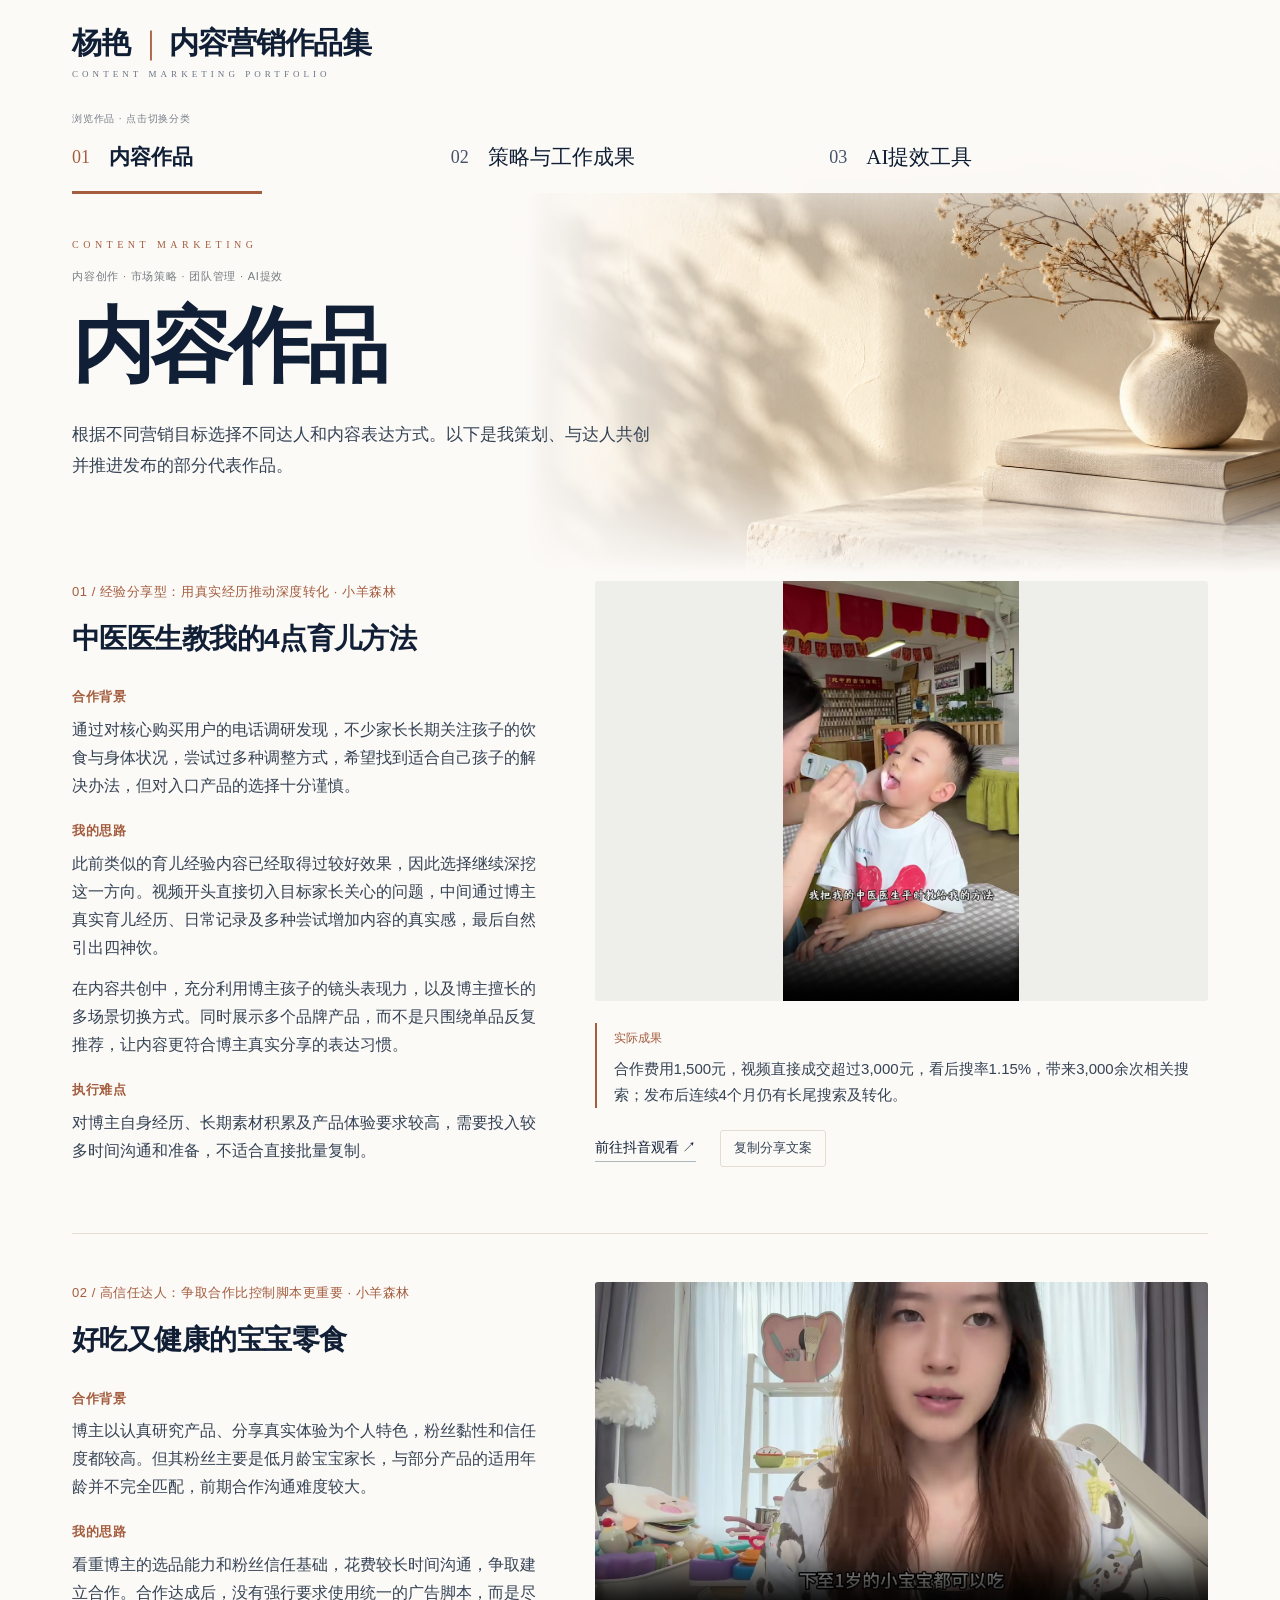
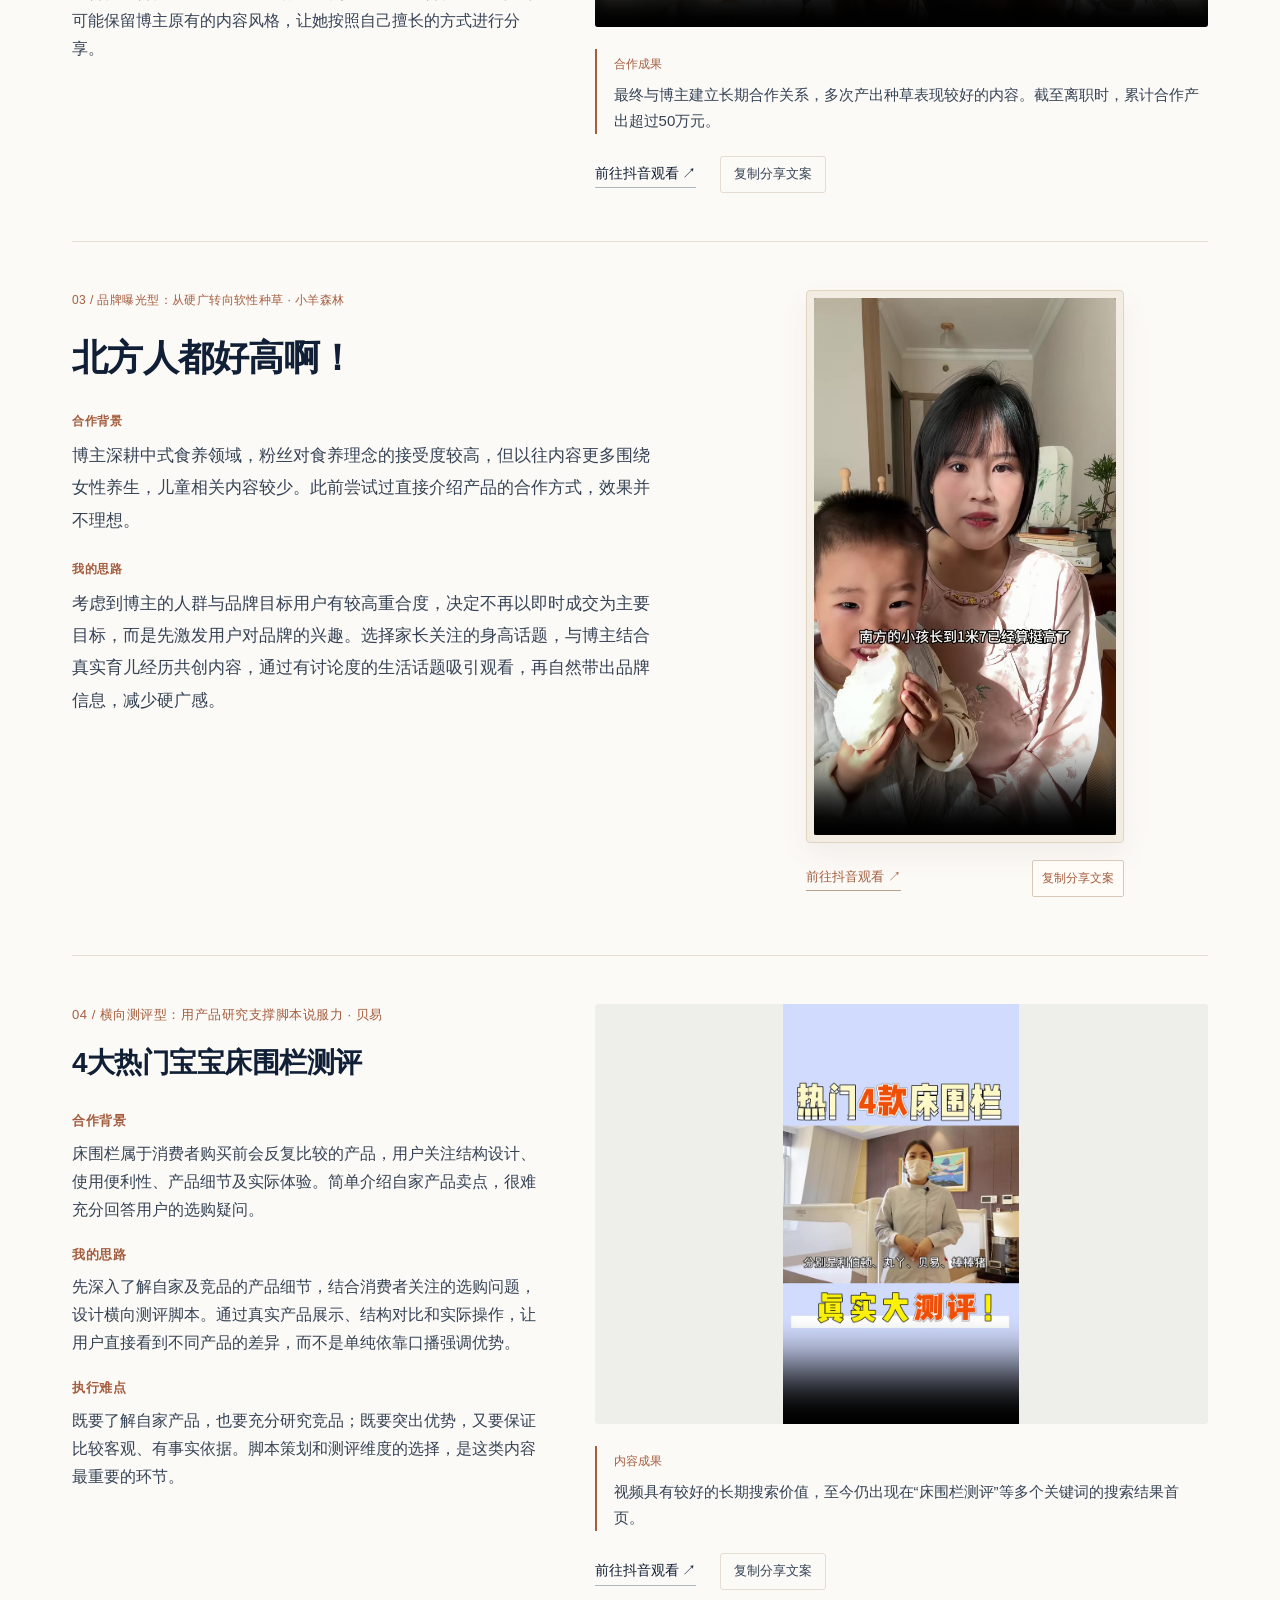
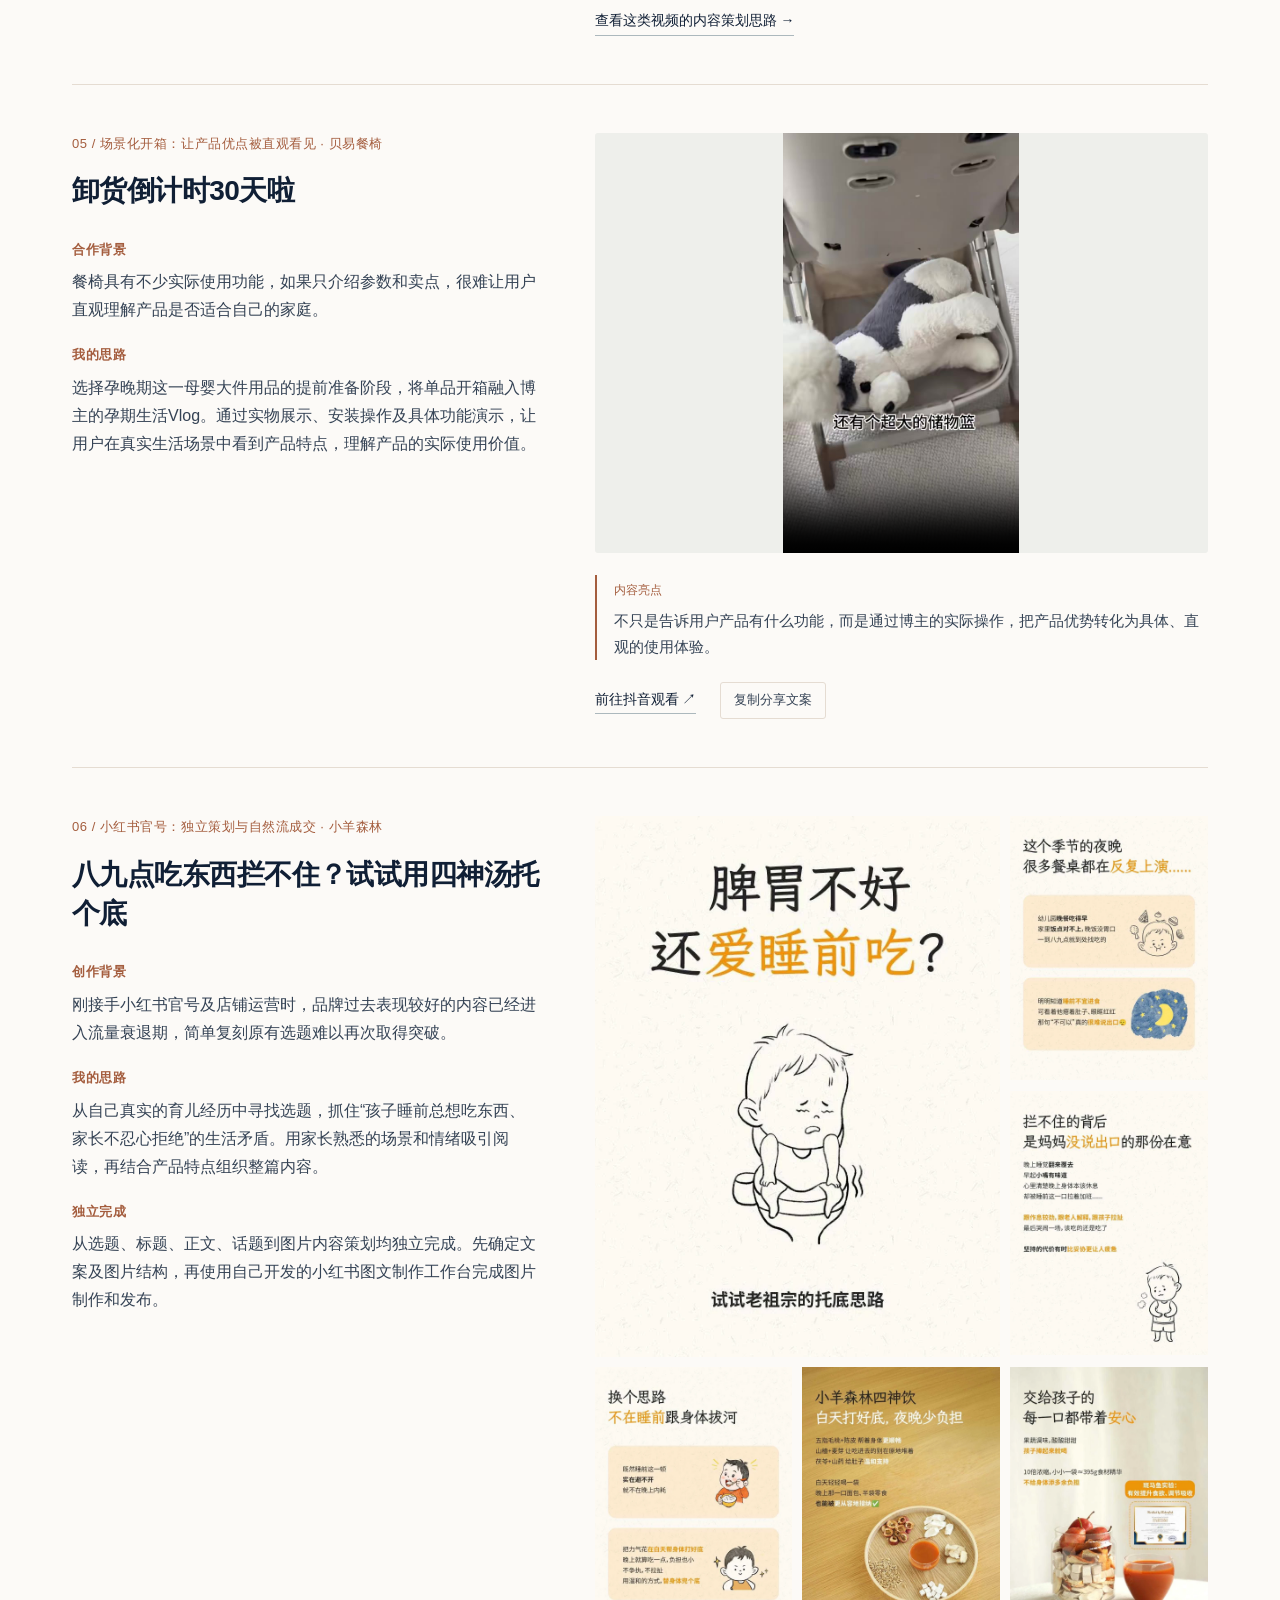
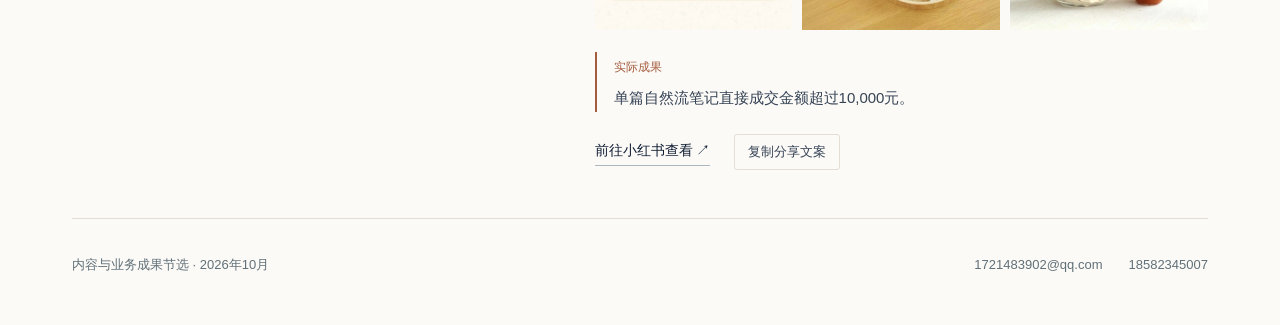
<file: index.html>
<!doctype html><html lang="zh-CN"><head><meta charset="utf-8"><meta name="viewport" content="width=device-width,initial-scale=1"><meta name="description" content="真实工作作品与项目节选。以内容创意、业务判断和实际交付物为核心。"><title>内容作品 · 杨艳｜内容营销作品集</title><link rel="stylesheet" href="styles.css"><link rel="stylesheet" href="styles-v2.2.css"><script src="site.js" defer></script></head><body class="prototype-v22 index-sample"><a class="skip" href="#main">跳至正文</a><div class="brand-bar"><div class="v22-width"><a class="brand-name" href="index.html">杨艳<span class="brand-divider">｜</span>内容营销作品集<span class="brand-english" lang="en">CONTENT MARKETING PORTFOLIO</span></a></div></div>
<header class="category-header"><div class="v22-width"><p class="nav-hint">浏览作品 · 点击切换分类</p><nav aria-label="作品集导航"><a href="index.html" aria-current="page"><span class="nav-number">01</span><span class="nav-label">内容作品</span></a><a href="strategy.html"><span class="nav-number">02</span><span class="nav-label">策略与工作成果</span></a><a href="tools.html"><span class="nav-number">03</span><span class="nav-label">AI提效工具</span></a></nav></div></header><main id="main"><section class="v22-hero" aria-labelledby="page-title"><div class="hero-art" aria-hidden="true"><img src="prototype-assets/v22/editorial-still-life.webp" alt="" width="1774" height="887"></div><div class="v22-width hero-inner"><div class="hero-copy"><p class="hero-overline" lang="en">CONTENT MARKETING</p><p class="eyebrow">内容创作 · 市场策略 · 团队管理 · AI提效</p><h1 id="page-title">内容作品</h1><p class="lead">根据不同营销目标选择不同达人和内容表达方式。以下是我策划、与达人共创并推进发布的部分代表作品。</p></div></div></section><div class="works-container"><article class="work-row" id="work02"><div class="copy"><p class="eyebrow">01 / 经验分享型：用真实经历推动深度转化 · 小羊森林</p><h2>中医医生教我的4点育儿方法</h2><div class="detail"><h3>合作背景</h3><p>通过对核心购买用户的电话调研发现，不少家长长期关注孩子的饮食与身体状况，尝试过多种调整方式，希望找到适合自己孩子的解决办法，但对入口产品的选择十分谨慎。</p></div><div class="detail"><h3>我的思路</h3><p>此前类似的育儿经验内容已经取得过较好效果，因此选择继续深挖这一方向。视频开头直接切入目标家长关心的问题，中间通过博主真实育儿经历、日常记录及多种尝试增加内容的真实感，最后自然引出四神饮。</p><p>在内容共创中，充分利用博主孩子的镜头表现力，以及博主擅长的多场景切换方式。同时展示多个品牌产品，而不是只围绕单品反复推荐，让内容更符合博主真实分享的表达习惯。</p></div><div class="detail"><h3>执行难点</h3><p>对博主自身经历、长期素材积累及产品体验要求较高，需要投入较多时间沟通和准备，不适合直接批量复制。</p></div></div><div class="media-column"><div class="video-stage"><video controls playsinline preload="none" poster="assets/images/work-02-parenting-story.jpg" aria-label="中医医生教我的4点育儿方法"><source src="assets/videos/work-02-parenting-story.mp4" type="video/mp4">您的浏览器暂不支持视频播放。<a href="assets/videos/work-02-parenting-story.mp4">打开视频文件</a></video></div><div class="outcome"><span>实际成果</span><p>合作费用1,500元，视频直接成交超过3,000元，看后搜率1.15%，带来3,000余次相关搜索；发布后连续4个月仍有长尾搜索及转化。</p></div><div class="actions"><a href="https://v.douyin.com/eq1MGQmRKKE/" target="_blank" rel="noopener noreferrer">前往抖音观看 <span aria-hidden="true">↗</span></a><button type="button" data-copy="0.00 iCH:/ 06/11 :5pm a@a.Nj 分享我的中医医生平时教给我的四点育儿方法，真的省心！ # 育儿经验分享 # 脾胃调理 # 中医养娃 # 宝妈分享# 小羊森林四神饮 https://v.douyin.com/RJ8L9xkbEBo/ 复制此链接，打开Dou音搜索，直接观看视频！" data-copy-kind="share">复制分享文案</button></div></div></article><article class="work-row" id="work03"><div class="copy"><p class="eyebrow">02 / 高信任达人：争取合作比控制脚本更重要 · 小羊森林</p><h2>好吃又健康的宝宝零食</h2><div class="detail"><h3>合作背景</h3><p>博主以认真研究产品、分享真实体验为个人特色，粉丝黏性和信任度都较高。但其粉丝主要是低月龄宝宝家长，与部分产品的适用年龄并不完全匹配，前期合作沟通难度较大。</p></div><div class="detail"><h3>我的思路</h3><p>看重博主的选品能力和粉丝信任基础，花费较长时间沟通，争取建立合作。合作达成后，没有强行要求使用统一的广告脚本，而是尽可能保留博主原有的内容风格，让她按照自己擅长的方式进行分享。</p></div></div><div class="media-column"><div class="video-stage"><video controls playsinline preload="none" poster="assets/images/work-03-baby-snack.jpg" aria-label="好吃又健康的宝宝零食"><source src="assets/videos/work-03-baby-snack.mp4" type="video/mp4">您的浏览器暂不支持视频播放。<a href="assets/videos/work-03-baby-snack.mp4">打开视频文件</a></video></div><div class="outcome"><span>合作成果</span><p>最终与博主建立长期合作关系，多次产出种草表现较好的内容。截至离职时，累计合作产出超过50万元。</p></div><div class="actions"><a href="https://v.douyin.com/NYbUV2eJwhU/" target="_blank" rel="noopener noreferrer">前往抖音观看 <span aria-hidden="true">↗</span></a><button type="button" data-copy="9.79 02/18 Z@M.JV :5pm Fus:/ 好吃又健康的宝宝零食 # 宝宝零食 # 宝宝爱吃 # 母婴好物 # 宝宝辅食 # 创作灵感 https://v.douyin.com/yK0h8_DhJvs/ 复制此链接，打开Dou音搜索，直接观看视频！" data-copy-kind="share">复制分享文案</button></div></div></article><article class="work-row" id="work01"><div class="copy"><p class="eyebrow">03 / 品牌曝光型：从硬广转向软性种草 · 小羊森林</p><h2>北方人都好高啊！</h2><div class="detail"><h3>合作背景</h3><p>博主深耕中式食养领域，粉丝对食养理念的接受度较高，但以往内容更多围绕女性养生，儿童相关内容较少。此前尝试过直接介绍产品的合作方式，效果并不理想。</p></div><div class="detail"><h3>我的思路</h3><p>考虑到博主的人群与品牌目标用户有较高重合度，决定不再以即时成交为主要目标，而是先激发用户对品牌的兴趣。选择家长关注的身高话题，与博主结合真实育儿经历共创内容，通过有讨论度的生活话题吸引观看，再自然带出品牌信息，减少硬广感。</p></div></div><div class="media-column"><div class="video-stage"><video controls playsinline preload="none" poster="assets/images/work-01-brand-exposure.jpg" aria-label="北方人都好高啊！"><source src="assets/videos/work-01-brand-exposure.mp4" type="video/mp4">您的浏览器暂不支持视频播放。<a href="assets/videos/work-01-brand-exposure.mp4">打开视频文件</a></video></div><div class="actions"><a href="https://v.douyin.com/a784eF7vABQ/" target="_blank" rel="noopener noreferrer">前往抖音观看 <span aria-hidden="true">↗</span></a><button type="button" data-copy="6.94 pQX:/ M@J.ip :2pm 10/17 北方人都好高啊！ # 小羊森林 https://v.douyin.com/dop14Bd7HRk/ 复制此链接，打开Dou音搜索，直接观看视频！" data-copy-kind="share">复制分享文案</button></div></div></article><article class="work-row" id="work04"><div class="copy"><p class="eyebrow">04 / 横向测评型：用产品研究支撑脚本说服力 · 贝易</p><h2>4大热门宝宝床围栏测评</h2><div class="detail"><h3>合作背景</h3><p>床围栏属于消费者购买前会反复比较的产品，用户关注结构设计、使用便利性、产品细节及实际体验。简单介绍自家产品卖点，很难充分回答用户的选购疑问。</p></div><div class="detail"><h3>我的思路</h3><p>先深入了解自家及竞品的产品细节，结合消费者关注的选购问题，设计横向测评脚本。通过真实产品展示、结构对比和实际操作，让用户直接看到不同产品的差异，而不是单纯依靠口播强调优势。</p></div><div class="detail"><h3>执行难点</h3><p>既要了解自家产品，也要充分研究竞品；既要突出优势，又要保证比较客观、有事实依据。脚本策划和测评维度的选择，是这类内容最重要的环节。</p></div></div><div class="media-column"><div class="video-stage"><video controls playsinline preload="none" poster="assets/images/work-04-bedrail-review.jpg" aria-label="4大热门宝宝床围栏测评"><source src="assets/videos/work-04-bedrail-review.mp4" type="video/mp4">您的浏览器暂不支持视频播放。<a href="assets/videos/work-04-bedrail-review.mp4">打开视频文件</a></video></div><div class="outcome"><span>内容成果</span><p>视频具有较好的长期搜索价值，至今仍出现在“床围栏测评”等多个关键词的搜索结果首页。</p></div><div class="actions"><a href="https://v.douyin.com/OpYE40uBNO8/" target="_blank" rel="noopener noreferrer">前往抖音观看 <span aria-hidden="true">↗</span></a><button type="button" data-copy="2.05 aaa:/ W@m.dA :5pm 05/16 4大热门宝宝床围栏测评‼️真实不踩雷🙆# 床围栏 # 母婴好物 # 床围栏推荐 # 婴儿安全 https://v.douyin.com/x90G0TycrvY/ 复制此链接，打开Dou音搜索，直接观看视频！" data-copy-kind="share">复制分享文案</button></div><div class="actions"><a href="strategy.html#s-bedrail">查看这类视频的内容策划思路 →</a></div></div></article><article class="work-row" id="work05"><div class="copy"><p class="eyebrow">05 / 场景化开箱：让产品优点被直观看见 · 贝易餐椅</p><h2>卸货倒计时30天啦</h2><div class="detail"><h3>合作背景</h3><p>餐椅具有不少实际使用功能，如果只介绍参数和卖点，很难让用户直观理解产品是否适合自己的家庭。</p></div><div class="detail"><h3>我的思路</h3><p>选择孕晚期这一母婴大件用品的提前准备阶段，将单品开箱融入博主的孕期生活Vlog。通过实物展示、安装操作及具体功能演示，让用户在真实生活场景中看到产品特点，理解产品的实际使用价值。</p></div></div><div class="media-column"><div class="video-stage"><video controls playsinline preload="none" poster="assets/images/work-05-highchair-unboxing.jpg" aria-label="卸货倒计时30天啦"><source src="assets/videos/work-05-highchair-unboxing.mp4" type="video/mp4">您的浏览器暂不支持视频播放。<a href="assets/videos/work-05-highchair-unboxing.mp4">打开视频文件</a></video></div><div class="outcome"><span>内容亮点</span><p>不只是告诉用户产品有什么功能，而是通过博主的实际操作，把产品优势转化为具体、直观的使用体验。</p></div><div class="actions"><a href="https://v.douyin.com/gIthci0814w/" target="_blank" rel="noopener noreferrer">前往抖音观看 <span aria-hidden="true">↗</span></a><button type="button" data-copy="0.28 10/29 e@O.xS :5pm SyG:/ 卸货倒计时30天啦# 孕期vlog # 生活vlog日常记录 # 卸货倒计时 # 小孕妇的生活 https://v.douyin.com/q1b4KyH0KoQ/ 复制此链接，打开Dou音搜索，直接观看视频！" data-copy-kind="share">复制分享文案</button></div></div></article><article class="work-row" id="work06"><div class="copy"><p class="eyebrow">06 / 小红书官号：独立策划与自然流成交 · 小羊森林</p><h2>八九点吃东西拦不住？试试用四神汤托个底</h2><div class="detail"><h3>创作背景</h3><p>刚接手小红书官号及店铺运营时，品牌过去表现较好的内容已经进入流量衰退期，简单复刻原有选题难以再次取得突破。</p></div><div class="detail"><h3>我的思路</h3><p>从自己真实的育儿经历中寻找选题，抓住“孩子睡前总想吃东西、家长不忍心拒绝”的生活矛盾。用家长熟悉的场景和情绪吸引阅读，再结合产品特点组织整篇内容。</p></div><div class="detail"><h3>独立完成</h3><p>从选题、标题、正文、话题到图片内容策划均独立完成。先确定文案及图片结构，再使用自己开发的小红书图文制作工作台完成图片制作和发布。</p></div></div><div class="media-column"><div class="gallery"><a href="assets/images/red-note-01.webp" target="_blank" rel="noopener noreferrer"><img src="assets/images/red-note-01.webp" alt="八九点吃东西拦不住？试试用四神汤托个底 — 原始笔记第1张" loading="lazy"></a><a href="assets/images/red-note-02.webp" target="_blank" rel="noopener noreferrer"><img src="assets/images/red-note-02.webp" alt="八九点吃东西拦不住？试试用四神汤托个底 — 原始笔记第2张" loading="lazy"></a><a href="assets/images/red-note-03.webp" target="_blank" rel="noopener noreferrer"><img src="assets/images/red-note-03.webp" alt="八九点吃东西拦不住？试试用四神汤托个底 — 原始笔记第3张" loading="lazy"></a><a href="assets/images/red-note-04.webp" target="_blank" rel="noopener noreferrer"><img src="assets/images/red-note-04.webp" alt="八九点吃东西拦不住？试试用四神汤托个底 — 原始笔记第4张" loading="lazy"></a><a href="assets/images/red-note-05.webp" target="_blank" rel="noopener noreferrer"><img src="assets/images/red-note-05.webp" alt="八九点吃东西拦不住？试试用四神汤托个底 — 原始笔记第5张" loading="lazy"></a><a href="assets/images/red-note-06.webp" target="_blank" rel="noopener noreferrer"><img src="assets/images/red-note-06.webp" alt="八九点吃东西拦不住？试试用四神汤托个底 — 原始笔记第6张" loading="lazy"></a></div><div class="outcome"><span>实际成果</span><p>单篇自然流笔记直接成交金额超过10,000元。</p></div><div class="actions"><a href="https://xhslink.cn/o/6RS2X3f2NSk" target="_blank" rel="noopener noreferrer">前往小红书查看 <span aria-hidden="true">↗</span></a><button type="button" data-copy="29 【八九点吃东西拦不住？试试用四神汤托个底 - 小羊森林 | 小红书 - 你的生活兴趣社区】 😆 NUPVtOHMyv0pcKH 😆 https://www.xiaohongshu.com/discovery/item/69e9c52e0000000023006fbd?source=webshare&amp;xhsshare=pc_web&amp;xsec_token=CBXp93QgZo5dY23FdKlZYkv2zywUwx7CLcXyk3GOMFkrQ=&amp;xsec_source=pc_share" data-copy-kind="share">复制分享文案</button></div></div></article></div></main><footer><p>内容与业务成果节选 · 2026年10月</p><div><a href="mailto:1721483902@qq.com">1721483902@qq.com</a><a href="tel:18582345007">18582345007</a></div></footer><dialog id="copy-dialog"><form method="dialog"><h2>手动复制</h2><p>自动复制失败，请选中下方文本，使用系统复制操作。</p><textarea aria-label="待复制文本" rows="6" style="width:100%;font:inherit" readonly></textarea><button>关闭</button></form></dialog><p class="toast" role="status" aria-live="polite"></p></body></html>
</file>
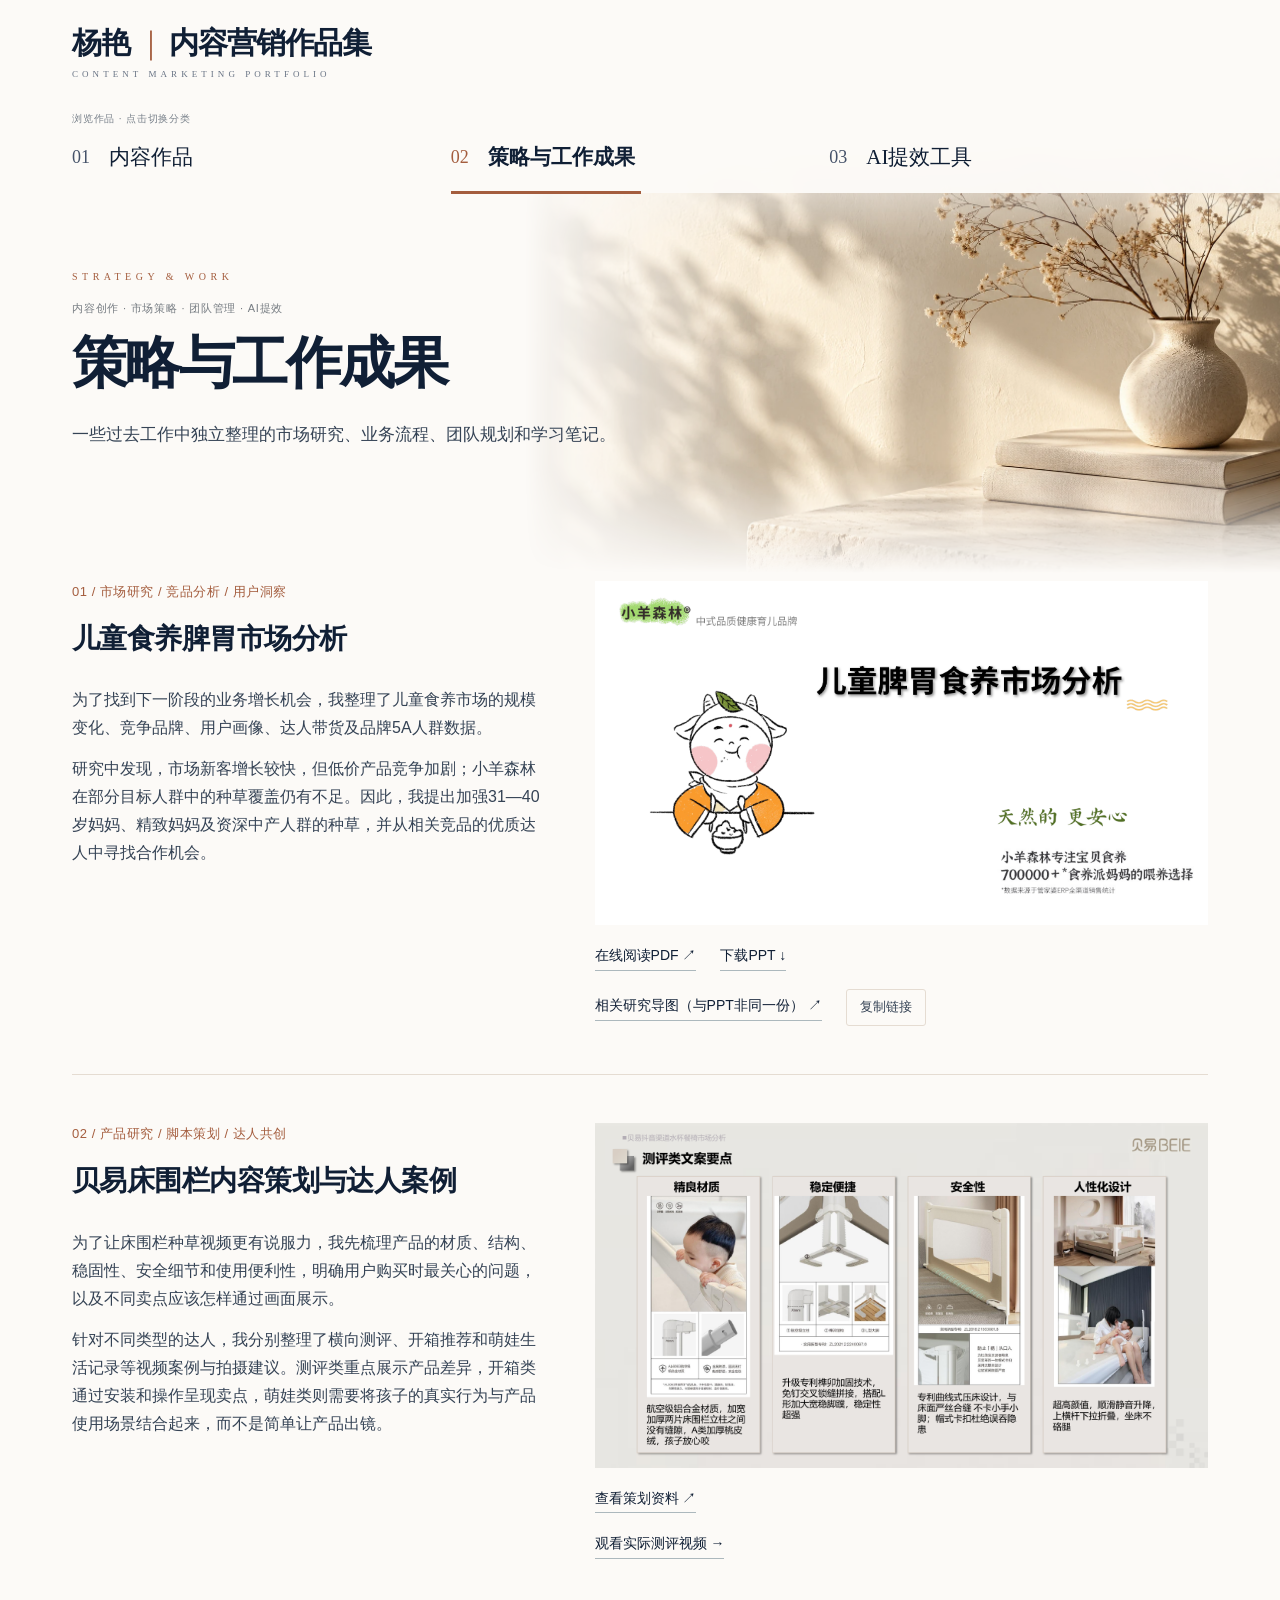
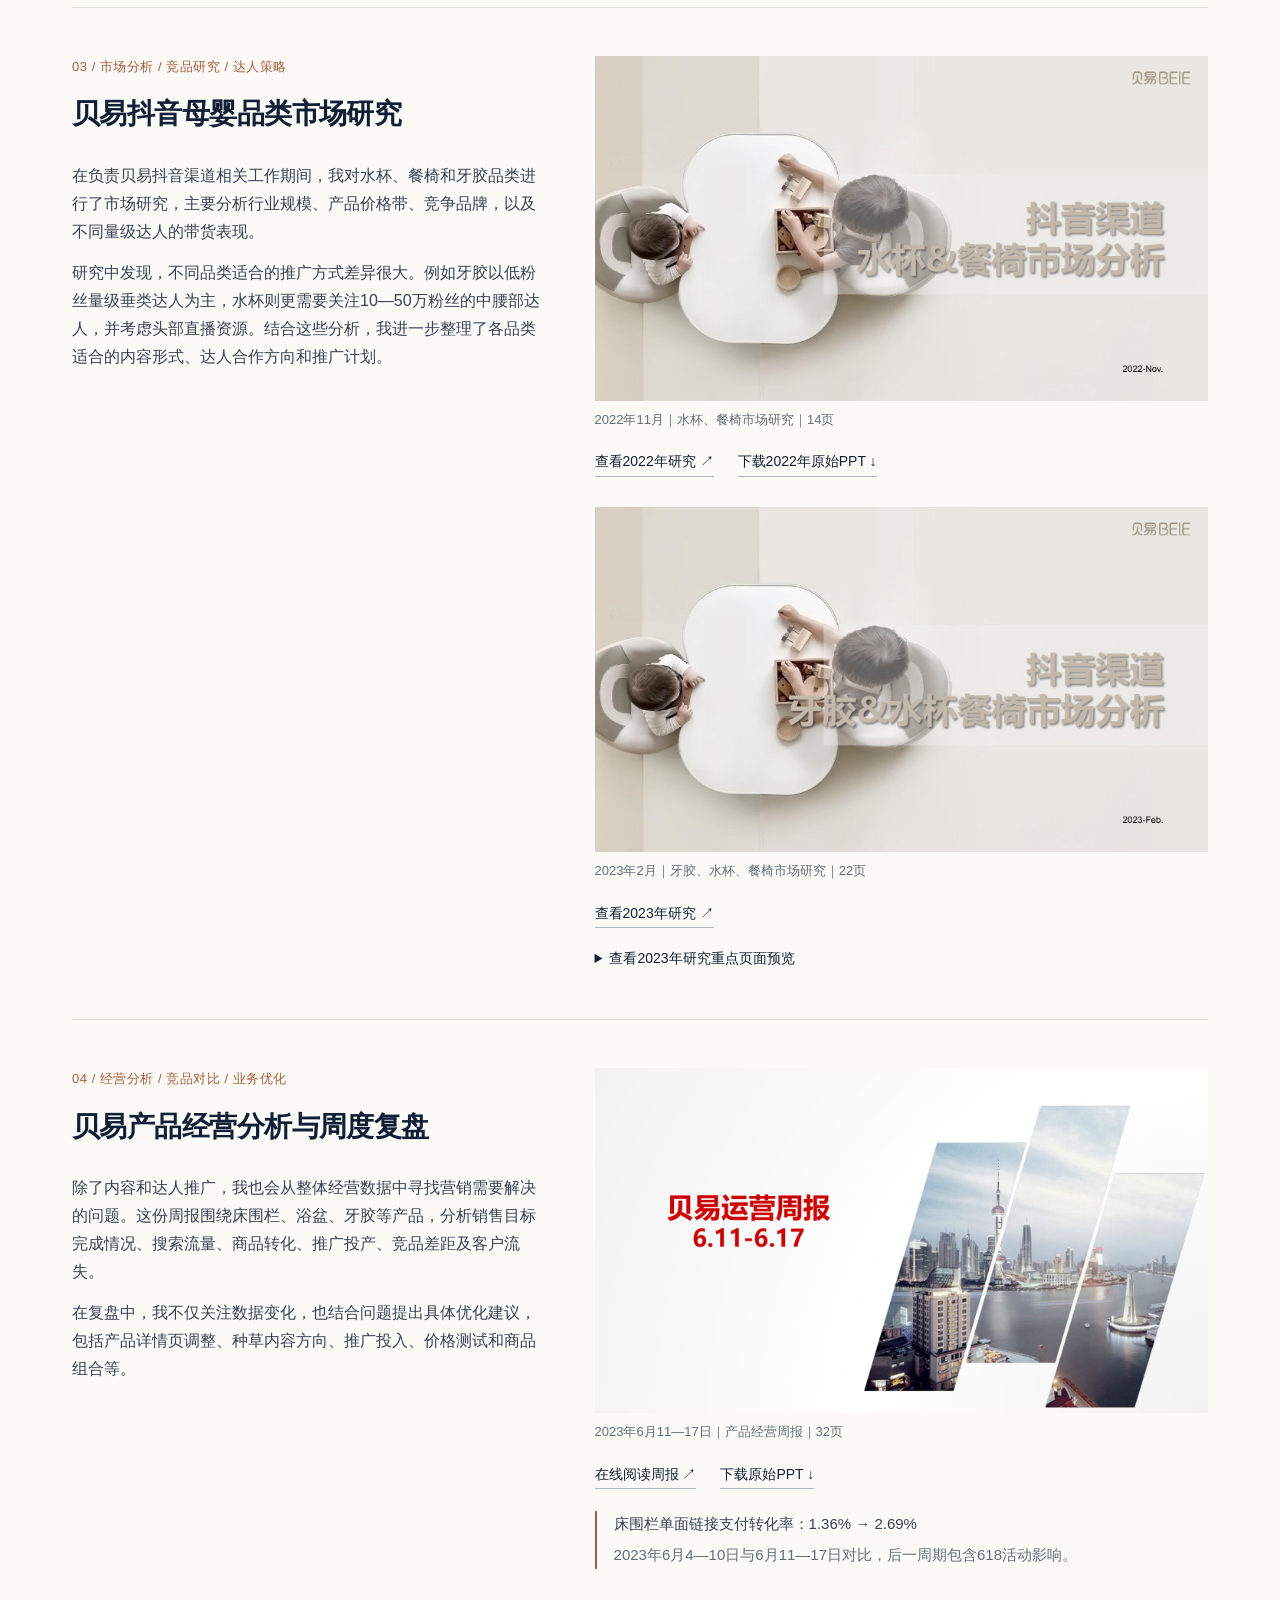
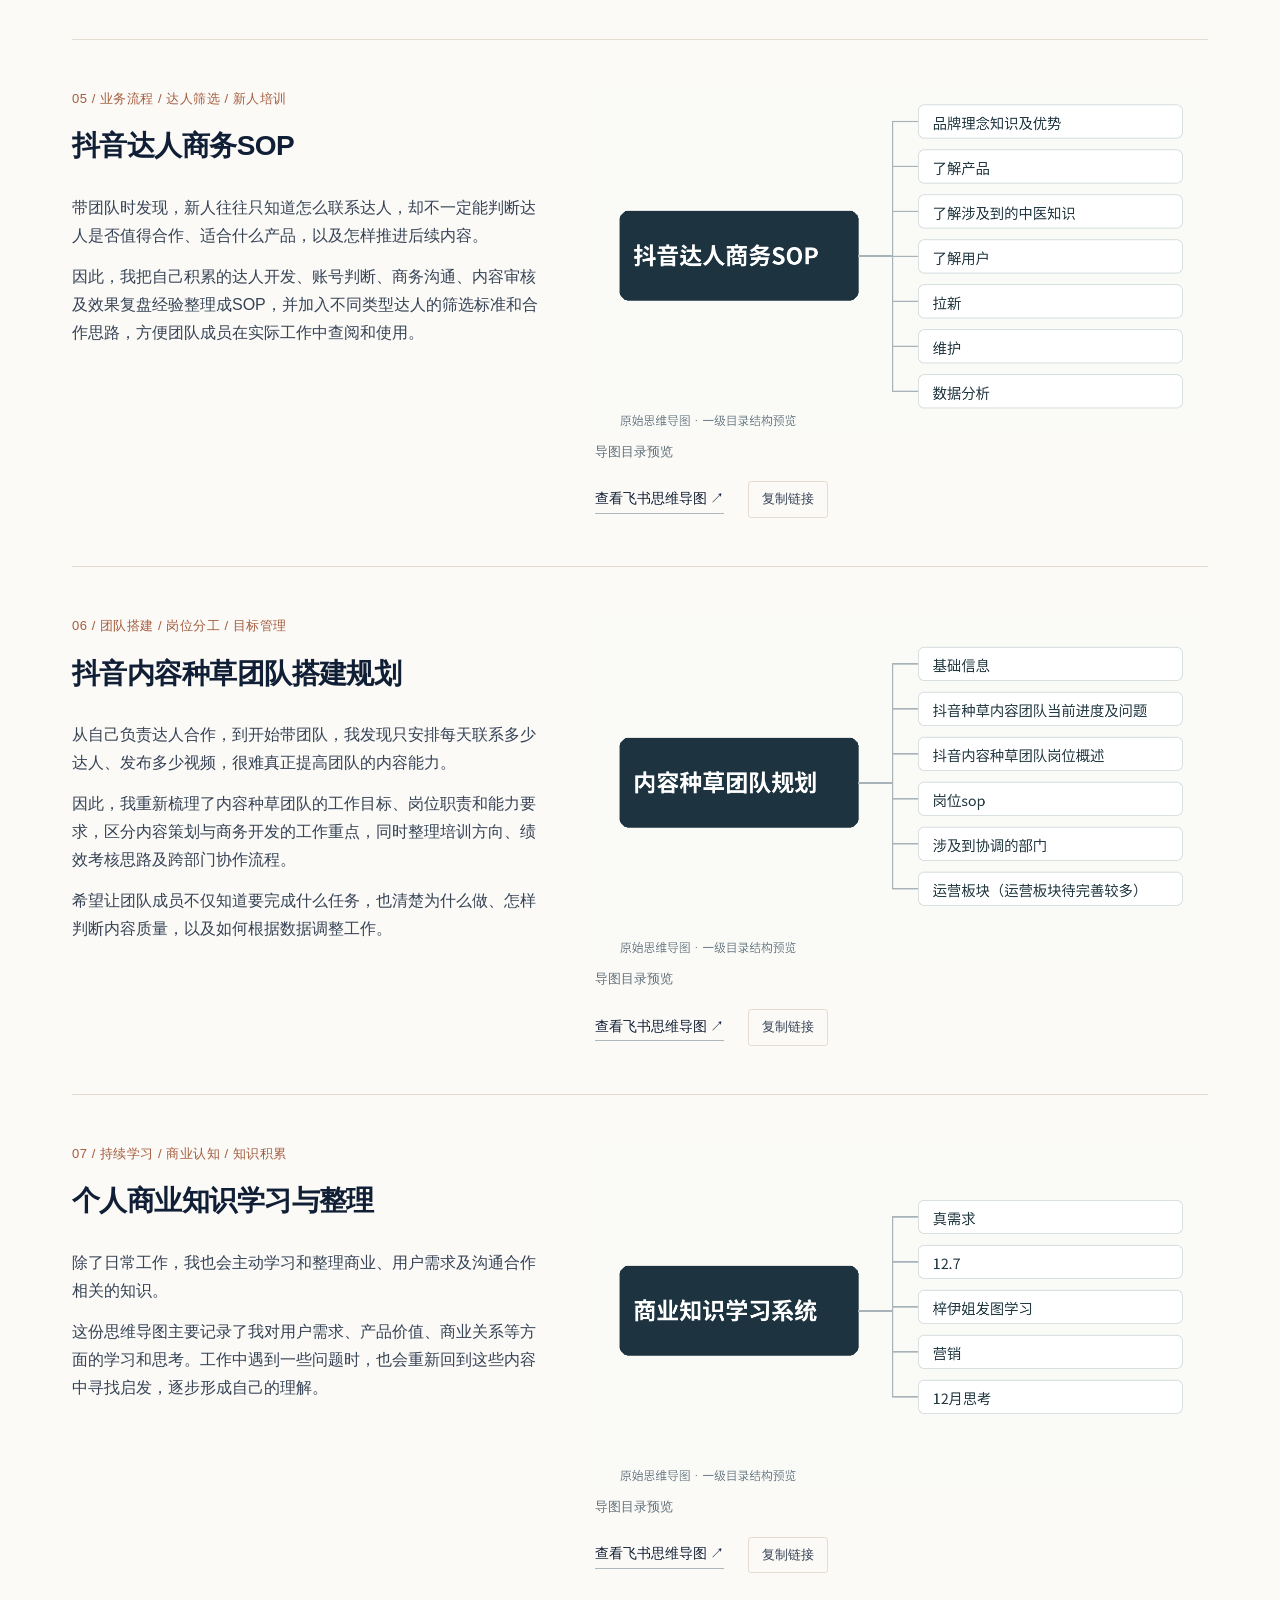
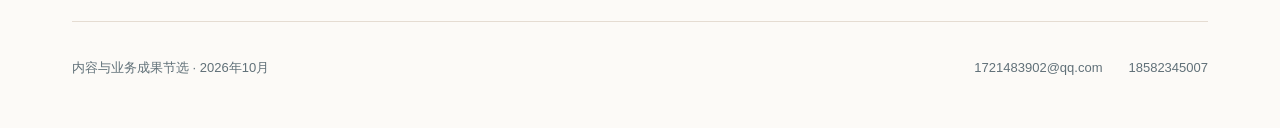
<file: strategy.html>
<!doctype html><html lang="zh-CN"><head><meta charset="utf-8"><meta name="viewport" content="width=device-width,initial-scale=1"><meta name="description" content="真实工作作品与项目节选。以内容创意、业务判断和实际交付物为核心。"><title>策略与工作成果 · 杨艳｜内容营销作品集</title><link rel="stylesheet" href="styles.css"><link rel="stylesheet" href="styles-v2.2.css"><script src="site.js" defer></script></head><body class="prototype-v22 strategy-sample"><a class="skip" href="#main">跳至正文</a><div class="brand-bar"><div class="v22-width"><a class="brand-name" href="index.html">杨艳<span class="brand-divider">｜</span>内容营销作品集<span class="brand-english" lang="en">CONTENT MARKETING PORTFOLIO</span></a></div></div>
<header class="category-header"><div class="v22-width"><p class="nav-hint">浏览作品 · 点击切换分类</p><nav aria-label="作品集导航"><a href="index.html"><span class="nav-number">01</span><span class="nav-label">内容作品</span></a><a href="strategy.html" aria-current="page"><span class="nav-number">02</span><span class="nav-label">策略与工作成果</span></a><a href="tools.html"><span class="nav-number">03</span><span class="nav-label">AI提效工具</span></a></nav></div></header><main id="main"><section class="v22-hero" aria-labelledby="page-title"><div class="hero-art" aria-hidden="true"><img src="prototype-assets/v22/editorial-still-life.webp" alt="" width="1774" height="887"></div><div class="v22-width hero-inner"><div class="hero-copy"><p class="hero-overline" lang="en">STRATEGY & WORK</p><p class="eyebrow">内容创作 · 市场策略 · 团队管理 · AI提效</p><h1 id="page-title">策略与工作成果</h1><p class="lead">一些过去工作中独立整理的市场研究、业务流程、团队规划和学习笔记。</p></div></div></section><div class="works-container"><article class="work-row" id="s01"><div class="copy"><p class="eyebrow">01 / 市场研究 / 竞品分析 / 用户洞察</p><h2>儿童食养脾胃市场分析</h2><div class="detail"><p>为了找到下一阶段的业务增长机会，我整理了儿童食养市场的规模变化、竞争品牌、用户画像、达人带货及品牌5A人群数据。</p><p>研究中发现，市场新客增长较快，但低价产品竞争加剧；小羊森林在部分目标人群中的种草覆盖仍有不足。因此，我提出加强31—40岁妈妈、精致妈妈及资深中产人群的种草，并从相关竞品的优质达人中寻找合作机会。</p></div></div><div class="media-column"><a class="document-preview" href="assets/images/market-cover.png" target="_blank" rel="noopener noreferrer"><img src="assets/images/market-cover.png" width="1729" height="972" alt="儿童食养脾胃市场分析 — 原PPT封面" loading="lazy"></a><div class="actions"><a href="assets/docs/market-analysis-preview.pdf" target="_blank" rel="noopener noreferrer">在线阅读PDF ↗</a><a href="assets/docs/market-analysis-original.pptx" download>下载PPT ↓</a></div><div class="actions"><a href="https://pcn23mcs4is1.feishu.cn/wiki/QUFVwAo5di3uu1kjP9Fck3LwnAc#mindmap" target="_blank" rel="noopener noreferrer">相关研究导图（与PPT非同一份） <span aria-hidden="true">↗</span></a><button type="button" data-copy="https://pcn23mcs4is1.feishu.cn/wiki/QUFVwAo5di3uu1kjP9Fck3LwnAc#mindmap" data-copy-kind="link">复制链接</button></div></div></article><article class="work-row" id="s-bedrail"><div class="copy"><p class="eyebrow">02 / 产品研究 / 脚本策划 / 达人共创</p><h2>贝易床围栏内容策划与达人案例</h2><div class="detail"><p>为了让床围栏种草视频更有说服力，我先梳理产品的材质、结构、稳固性、安全细节和使用便利性，明确用户购买时最关心的问题，以及不同卖点应该怎样通过画面展示。</p><p>针对不同类型的达人，我分别整理了横向测评、开箱推荐和萌娃生活记录等视频案例与拍摄建议。测评类重点展示产品差异，开箱类通过安装和操作呈现卖点，萌娃类则需要将孩子的真实行为与产品使用场景结合起来，而不是简单让产品出镜。</p></div></div><div class="media-column"><figure class="research-document"><a class="document-preview" href="assets/docs/beiyi-bedrail-excerpt.pdf" target="_blank" rel="noopener noreferrer"><img src="assets/images/beiyi-bedrail-page-3.png" width="1600" height="900" alt="床围栏内容策划资料 — 真实资料预览" loading="lazy"></a><div class="actions"><a href="assets/docs/beiyi-bedrail-excerpt.pdf" target="_blank" rel="noopener noreferrer">查看策划资料 ↗</a></div></figure><div class="actions"><a href="index.html#work04">观看实际测评视频 →</a></div></div></article><article class="work-row" id="s-beiyi-market"><div class="copy"><p class="eyebrow">03 / 市场分析 / 竞品研究 / 达人策略</p><h2>贝易抖音母婴品类市场研究</h2><div class="detail"><p>在负责贝易抖音渠道相关工作期间，我对水杯、餐椅和牙胶品类进行了市场研究，主要分析行业规模、产品价格带、竞争品牌，以及不同量级达人的带货表现。</p><p>研究中发现，不同品类适合的推广方式差异很大。例如牙胶以低粉丝量级垂类达人为主，水杯则更需要关注10—50万粉丝的中腰部达人，并考虑头部直播资源。结合这些分析，我进一步整理了各品类适合的内容形式、达人合作方向和推广计划。</p></div></div><div class="media-column"><figure class="research-document"><a class="document-preview" href="assets/docs/beiyi-market-2022.pdf" target="_blank" rel="noopener noreferrer"><img src="assets/images/beiyi-market-2022-cover.png" width="1600" height="900" alt="水杯、餐椅市场研究 — 真实资料预览" loading="lazy"></a><figcaption class="caption">2022年11月｜水杯、餐椅市场研究｜14页</figcaption><div class="actions"><a href="assets/docs/beiyi-market-2022.pdf" target="_blank" rel="noopener noreferrer">查看2022年研究 ↗</a><a href="assets/docs/beiyi-market-2022-original.pptx" download>下载2022年原始PPT ↓</a></div></figure><figure class="research-document"><a class="document-preview" href="assets/docs/beiyi-market-2023.pdf" target="_blank" rel="noopener noreferrer"><img src="assets/images/beiyi-market-2023-cover.png" width="1600" height="900" alt="牙胶、水杯、餐椅市场研究 — 真实资料预览" loading="lazy"></a><figcaption class="caption">2023年2月｜牙胶、水杯、餐椅市场研究｜22页</figcaption><div class="actions"><a href="assets/docs/beiyi-market-2023.pdf" target="_blank" rel="noopener noreferrer">查看2023年研究 ↗</a></div><details class="document-highlights"><summary>查看2023年研究重点页面预览</summary><p class="caption">第14页中的推广数量为当时的计划。</p><a class="document-preview" href="assets/docs/beiyi-market-2023.pdf#page=5" target="_blank" rel="noopener noreferrer"><img src="assets/images/beiyi-market-2023-page-5.png" width="1600" height="900" alt="2023年研究 — 第5页" loading="lazy"></a><p class="caption">第5页 · 点击在线阅读</p><a class="document-preview" href="assets/docs/beiyi-market-2023.pdf#page=10" target="_blank" rel="noopener noreferrer"><img src="assets/images/beiyi-market-2023-page-10.png" width="1600" height="900" alt="2023年研究 — 第10页" loading="lazy"></a><p class="caption">第10页 · 点击在线阅读</p><a class="document-preview" href="assets/docs/beiyi-market-2023.pdf#page=14" target="_blank" rel="noopener noreferrer"><img src="assets/images/beiyi-market-2023-page-14.png" width="1600" height="900" alt="2023年研究 — 第14页" loading="lazy"></a><p class="caption">第14页 · 点击在线阅读</p><a class="document-preview" href="assets/docs/beiyi-market-2023.pdf#page=16" target="_blank" rel="noopener noreferrer"><img src="assets/images/beiyi-market-2023-page-16.png" width="1600" height="900" alt="2023年研究 — 第16页" loading="lazy"></a><p class="caption">第16页 · 点击在线阅读</p><a class="document-preview" href="assets/docs/beiyi-market-2023.pdf#page=17" target="_blank" rel="noopener noreferrer"><img src="assets/images/beiyi-market-2023-page-17.png" width="1600" height="900" alt="2023年研究 — 第17页" loading="lazy"></a><p class="caption">第17页 · 点击在线阅读</p><a class="document-preview" href="assets/docs/beiyi-market-2023.pdf#page=18" target="_blank" rel="noopener noreferrer"><img src="assets/images/beiyi-market-2023-page-18.png" width="1600" height="900" alt="2023年研究 — 第18页" loading="lazy"></a><p class="caption">第18页 · 点击在线阅读</p><a class="document-preview" href="assets/docs/beiyi-market-2023.pdf#page=19" target="_blank" rel="noopener noreferrer"><img src="assets/images/beiyi-market-2023-page-19.png" width="1600" height="900" alt="2023年研究 — 第19页" loading="lazy"></a><p class="caption">第19页 · 点击在线阅读</p><a class="document-preview" href="assets/docs/beiyi-market-2023.pdf#page=20" target="_blank" rel="noopener noreferrer"><img src="assets/images/beiyi-market-2023-page-20.png" width="1600" height="900" alt="2023年研究 — 第20页" loading="lazy"></a><p class="caption">第20页 · 点击在线阅读</p><a class="document-preview" href="assets/docs/beiyi-market-2023.pdf#page=21" target="_blank" rel="noopener noreferrer"><img src="assets/images/beiyi-market-2023-page-21.png" width="1600" height="900" alt="2023年研究 — 第21页" loading="lazy"></a><p class="caption">第21页 · 点击在线阅读</p></details></figure></div></article><article class="work-row" id="s-beiyi-weekly"><div class="copy"><p class="eyebrow">04 / 经营分析 / 竞品对比 / 业务优化</p><h2>贝易产品经营分析与周度复盘</h2><div class="detail"><p>除了内容和达人推广，我也会从整体经营数据中寻找营销需要解决的问题。这份周报围绕床围栏、浴盆、牙胶等产品，分析销售目标完成情况、搜索流量、商品转化、推广投产、竞品差距及客户流失。</p><p>在复盘中，我不仅关注数据变化，也结合问题提出具体优化建议，包括产品详情页调整、种草内容方向、推广投入、价格测试和商品组合等。</p></div></div><div class="media-column"><figure class="research-document"><a class="document-preview" href="assets/docs/beiyi-weekly-2023.pdf" target="_blank" rel="noopener noreferrer"><img src="assets/images/beiyi-weekly-2023-cover.png" width="1600" height="900" alt="产品经营周报 — 真实资料预览" loading="lazy"></a><figcaption class="caption">2023年6月11—17日｜产品经营周报｜32页</figcaption><div class="actions"><a href="assets/docs/beiyi-weekly-2023.pdf" target="_blank" rel="noopener noreferrer">在线阅读周报 ↗</a><a href="assets/docs/beiyi-weekly-2023-original.pptx" download>下载原始PPT ↓</a></div></figure><div class="outcome"><p>床围栏单面链接支付转化率：1.36% → 2.69%</p><p class="caption">2023年6月4—10日与6月11—17日对比，后一周期包含618活动影响。</p></div></div></article><article class="work-row" id="s02"><div class="copy"><p class="eyebrow">05 / 业务流程 / 达人筛选 / 新人培训</p><h2>抖音达人商务SOP</h2><div class="detail"><p>带团队时发现，新人往往只知道怎么联系达人，却不一定能判断达人是否值得合作、适合什么产品，以及怎样推进后续内容。</p><p>因此，我把自己积累的达人开发、账号判断、商务沟通、内容审核及效果复盘经验整理成SOP，并加入不同类型达人的筛选标准和合作思路，方便团队成员在实际工作中查阅和使用。</p></div></div><div class="media-column"><a class="document-preview" href="assets/images/mindmap-sop.png" target="_blank" rel="noopener noreferrer"><img src="assets/images/mindmap-sop.png" width="1200" height="675" alt="抖音达人商务SOP — 导图目录预览" loading="lazy"></a><p class="caption">导图目录预览</p><div class="actions"><a href="https://pcn23mcs4is1.feishu.cn/wiki/IPFDwThTmijuw2khkincq4VanCb#mindmap" target="_blank" rel="noopener noreferrer">查看飞书思维导图 <span aria-hidden="true">↗</span></a><button type="button" data-copy="https://pcn23mcs4is1.feishu.cn/wiki/IPFDwThTmijuw2khkincq4VanCb#mindmap" data-copy-kind="link">复制链接</button></div></div></article><article class="work-row" id="s03"><div class="copy"><p class="eyebrow">06 / 团队搭建 / 岗位分工 / 目标管理</p><h2>抖音内容种草团队搭建规划</h2><div class="detail"><p>从自己负责达人合作，到开始带团队，我发现只安排每天联系多少达人、发布多少视频，很难真正提高团队的内容能力。</p><p>因此，我重新梳理了内容种草团队的工作目标、岗位职责和能力要求，区分内容策划与商务开发的工作重点，同时整理培训方向、绩效考核思路及跨部门协作流程。</p><p>希望让团队成员不仅知道要完成什么任务，也清楚为什么做、怎样判断内容质量，以及如何根据数据调整工作。</p></div></div><div class="media-column"><a class="document-preview" href="assets/images/mindmap-team.png" target="_blank" rel="noopener noreferrer"><img src="assets/images/mindmap-team.png" width="1200" height="675" alt="抖音内容种草团队搭建规划 — 导图目录预览" loading="lazy"></a><p class="caption">导图目录预览</p><div class="actions"><a href="https://pcn23mcs4is1.feishu.cn/wiki/AV0CwPqfiiqv0ukItLGcnEt6nHh#mindmap" target="_blank" rel="noopener noreferrer">查看飞书思维导图 <span aria-hidden="true">↗</span></a><button type="button" data-copy="https://pcn23mcs4is1.feishu.cn/wiki/AV0CwPqfiiqv0ukItLGcnEt6nHh#mindmap" data-copy-kind="link">复制链接</button></div></div></article><article class="work-row" id="s04"><div class="copy"><p class="eyebrow">07 / 持续学习 / 商业认知 / 知识积累</p><h2>个人商业知识学习与整理</h2><div class="detail"><p>除了日常工作，我也会主动学习和整理商业、用户需求及沟通合作相关的知识。</p><p>这份思维导图主要记录了我对用户需求、产品价值、商业关系等方面的学习和思考。工作中遇到一些问题时，也会重新回到这些内容中寻找启发，逐步形成自己的理解。</p></div></div><div class="media-column"><a class="document-preview" href="assets/images/mindmap-learning.png" target="_blank" rel="noopener noreferrer"><img src="assets/images/mindmap-learning.png" width="1200" height="675" alt="个人商业知识学习与整理 — 导图目录预览" loading="lazy"></a><p class="caption">导图目录预览</p><div class="actions"><a href="https://oq0x8bxetg.feishu.cn/wiki/Ba6FwF2KCiwd0skxXkWcYzBxnje#mindmap" target="_blank" rel="noopener noreferrer">查看飞书思维导图 <span aria-hidden="true">↗</span></a><button type="button" data-copy="https://oq0x8bxetg.feishu.cn/wiki/Ba6FwF2KCiwd0skxXkWcYzBxnje#mindmap" data-copy-kind="link">复制链接</button></div></div></article></div></main><footer><p>内容与业务成果节选 · 2026年10月</p><div><a href="mailto:1721483902@qq.com">1721483902@qq.com</a><a href="tel:18582345007">18582345007</a></div></footer><dialog id="copy-dialog"><form method="dialog"><h2>手动复制</h2><p>自动复制失败，请选中下方文本，使用系统复制操作。</p><textarea aria-label="待复制文本" rows="6" style="width:100%;font:inherit" readonly></textarea><button>关闭</button></form></dialog><p class="toast" role="status" aria-live="polite"></p></body></html>
</file>
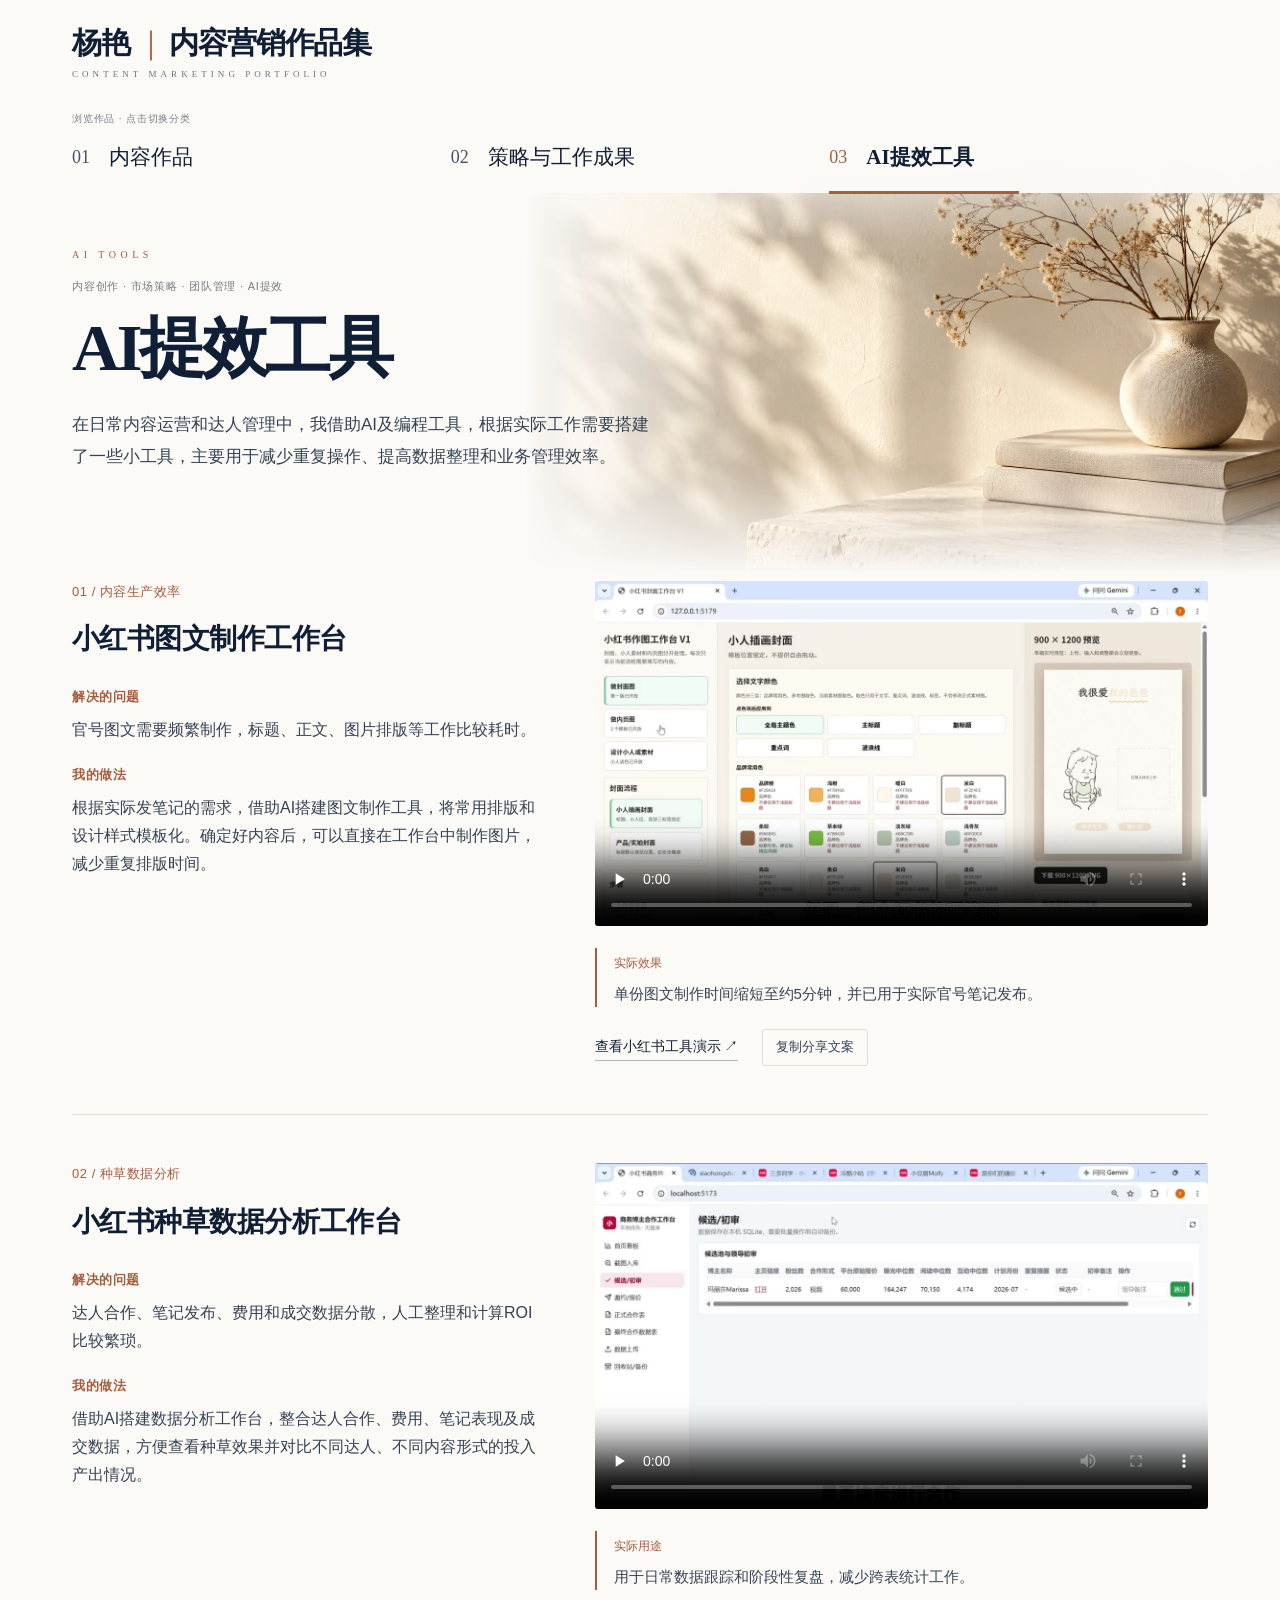
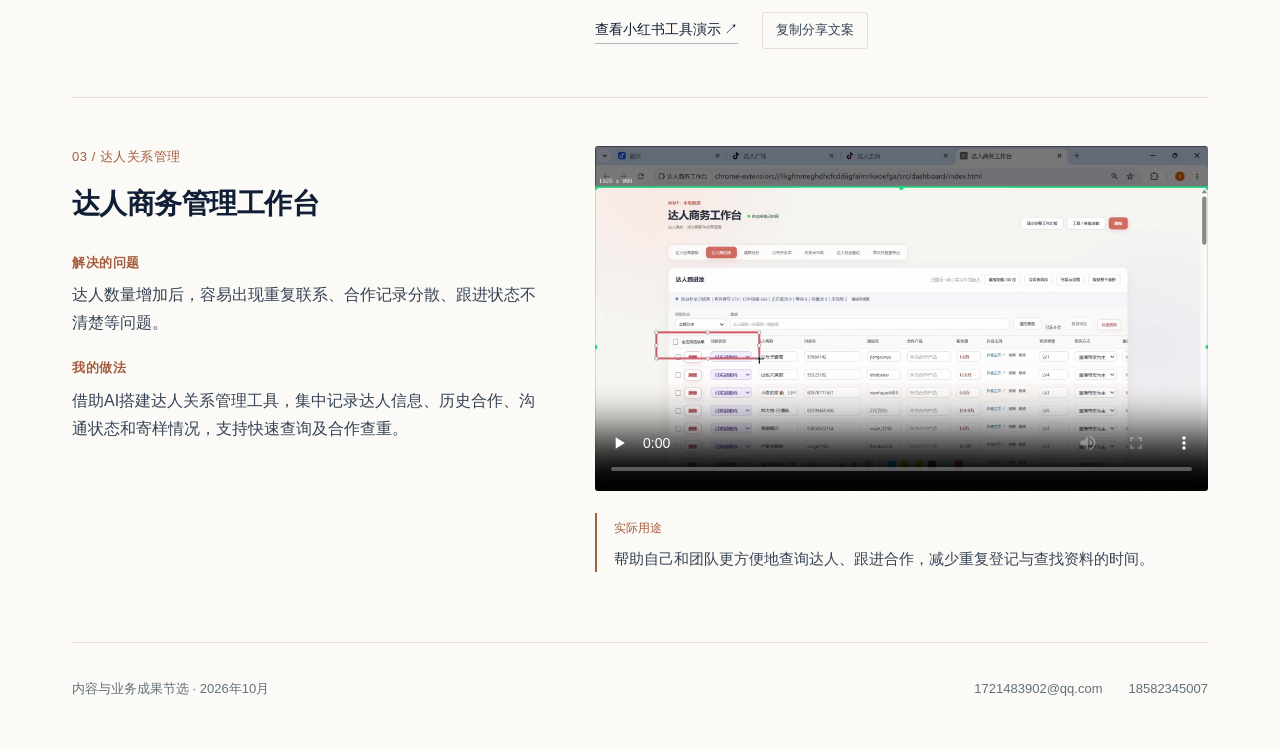
<file: tools.html>
<!doctype html><html lang="zh-CN"><head><meta charset="utf-8"><meta name="viewport" content="width=device-width,initial-scale=1"><meta name="description" content="真实工作作品与项目节选。以内容创意、业务判断和实际交付物为核心。"><title>AI提效工具 · 杨艳｜内容营销作品集</title><link rel="stylesheet" href="styles.css"><link rel="stylesheet" href="styles-v2.2.css"><script src="site.js" defer></script></head><body class="prototype-v22 tools-sample"><a class="skip" href="#main">跳至正文</a><div class="brand-bar"><div class="v22-width"><a class="brand-name" href="index.html">杨艳<span class="brand-divider">｜</span>内容营销作品集<span class="brand-english" lang="en">CONTENT MARKETING PORTFOLIO</span></a></div></div>
<header class="category-header"><div class="v22-width"><p class="nav-hint">浏览作品 · 点击切换分类</p><nav aria-label="作品集导航"><a href="index.html"><span class="nav-number">01</span><span class="nav-label">内容作品</span></a><a href="strategy.html"><span class="nav-number">02</span><span class="nav-label">策略与工作成果</span></a><a href="tools.html" aria-current="page"><span class="nav-number">03</span><span class="nav-label">AI提效工具</span></a></nav></div></header><main id="main"><section class="v22-hero" aria-labelledby="page-title"><div class="hero-art" aria-hidden="true"><img src="prototype-assets/v22/editorial-still-life.webp" alt="" width="1774" height="887"></div><div class="v22-width hero-inner"><div class="hero-copy"><p class="hero-overline" lang="en">AI TOOLS</p><p class="eyebrow">内容创作 · 市场策略 · 团队管理 · AI提效</p><h1 id="page-title">AI提效工具</h1><p class="lead">在日常内容运营和达人管理中，我借助AI及编程工具，根据实际工作需要搭建了一些小工具，主要用于减少重复操作、提高数据整理和业务管理效率。</p></div></div></section><div class="works-container"><article class="work-row" id="t01"><div class="copy"><p class="eyebrow">01 / 内容生产效率</p><h2>小红书图文制作工作台</h2><div class="detail"><h3>解决的问题</h3><p>官号图文需要频繁制作，标题、正文、图片排版等工作比较耗时。</p></div><div class="detail"><h3>我的做法</h3><p>根据实际发笔记的需求，借助AI搭建图文制作工具，将常用排版和设计样式模板化。确定好内容后，可以直接在工作台中制作图片，减少重复排版时间。</p></div></div><div class="media-column"><div class="video-stage"><video controls playsinline preload="none" poster="assets/images/tool-01-red-graphics.jpg" aria-label="小红书图文制作工作台"><source src="assets/videos/tool-01-red-graphics.mp4" type="video/mp4">您的浏览器暂不支持视频播放。<a href="assets/videos/tool-01-red-graphics.mp4">打开视频文件</a></video></div><div class="outcome"><span>实际效果</span><p>单份图文制作时间缩短至约5分钟，并已用于实际官号笔记发布。</p></div><div class="actions"><a href="https://xhslink.cn/o/2Od4qp6Fnds" target="_blank" rel="noopener noreferrer">查看小红书工具演示 <span aria-hidden="true">↗</span></a><button type="button" data-copy="手搓5分钟做出一篇高质量图文笔记的工作台 我是一个小... https://xhslink.cn/o/2Od4qp6Fnds 去【小红书】逛逛，这篇笔记超有料！" data-copy-kind="share">复制分享文案</button></div></div></article><article class="work-row" id="t02"><div class="copy"><p class="eyebrow">02 / 种草数据分析</p><h2>小红书种草数据分析工作台</h2><div class="detail"><h3>解决的问题</h3><p>达人合作、笔记发布、费用和成交数据分散，人工整理和计算ROI比较繁琐。</p></div><div class="detail"><h3>我的做法</h3><p>借助AI搭建数据分析工作台，整合达人合作、费用、笔记表现及成交数据，方便查看种草效果并对比不同达人、不同内容形式的投入产出情况。</p></div></div><div class="media-column"><div class="video-stage"><video controls playsinline preload="none" poster="assets/images/tool-02-red-data.jpg" aria-label="小红书种草数据分析工作台"><source src="assets/videos/tool-02-red-data.mp4" type="video/mp4">您的浏览器暂不支持视频播放。<a href="assets/videos/tool-02-red-data.mp4">打开视频文件</a></video></div><div class="outcome"><span>实际用途</span><p>用于日常数据跟踪和阶段性复盘，减少跨表统计工作。</p></div><div class="actions"><a href="https://xhslink.cn/o/21FvWCgJc5i" target="_blank" rel="noopener noreferrer">查看小红书工具演示 <span aria-hidden="true">↗</span></a><button type="button" data-copy="怪不得老商务五分钟就搞定了达人全流程数据 把小红书... https://xhslink.cn/o/21FvWCgJc5i 【小红书】里有精彩内容，快去瞧瞧！" data-copy-kind="share">复制分享文案</button></div></div></article><article class="work-row" id="t03"><div class="copy"><p class="eyebrow">03 / 达人关系管理</p><h2>达人商务管理工作台</h2><div class="detail"><h3>解决的问题</h3><p>达人数量增加后，容易出现重复联系、合作记录分散、跟进状态不清楚等问题。</p></div><div class="detail"><h3>我的做法</h3><p>借助AI搭建达人关系管理工具，集中记录达人信息、历史合作、沟通状态和寄样情况，支持快速查询及合作查重。</p></div></div><div class="media-column"><div class="video-stage"><video controls playsinline preload="none" poster="assets/images/tool-03-creator-crm.jpg" aria-label="达人商务管理工作台"><source src="assets/videos/tool-03-creator-crm.mp4" type="video/mp4">您的浏览器暂不支持视频播放。<a href="assets/videos/tool-03-creator-crm.mp4">打开视频文件</a></video></div><div class="outcome"><span>实际用途</span><p>帮助自己和团队更方便地查询达人、跟进合作，减少重复登记与查找资料的时间。</p></div></div></article></div></main><footer><p>内容与业务成果节选 · 2026年10月</p><div><a href="mailto:1721483902@qq.com">1721483902@qq.com</a><a href="tel:18582345007">18582345007</a></div></footer><dialog id="copy-dialog"><form method="dialog"><h2>手动复制</h2><p>自动复制失败，请选中下方文本，使用系统复制操作。</p><textarea aria-label="待复制文本" rows="6" style="width:100%;font:inherit" readonly></textarea><button>关闭</button></form></dialog><p class="toast" role="status" aria-live="polite"></p></body></html>
</file>
<file: styles.css>
:root{--paper:#fbfaf7;--ink:#172d37;--text:#34444a;--line:#dde3e4;--accent:#9b654c;--header-height:170px}
*{box-sizing:border-box}
html{scroll-padding-top:calc(var(--header-height) + 20px)}
body{margin:0;background:var(--paper);color:var(--text);font:16px/1.75 -apple-system,BlinkMacSystemFont,"Segoe UI","Microsoft YaHei",sans-serif}
a{color:inherit;text-decoration:none}button,input{font:inherit}a:hover{color:var(--accent)}
a:focus-visible,button:focus-visible,input:focus-visible,video:focus-visible{outline:3px solid var(--accent);outline-offset:4px}
header{position:sticky;top:0;z-index:10;background:rgba(251,250,247,.98);border-bottom:1px solid var(--line)}
.header-inner{max-width:1160px;margin:auto;padding:17px 0 12px}
.identity{display:inline-block;font-size:20px;font-weight:700;color:var(--ink);margin-bottom:14px}
nav{display:grid;grid-template-columns:repeat(3,minmax(0,1fr));gap:12px}
nav a{display:flex;flex-direction:column;justify-content:center;min-width:0;padding:12px 18px;border:1px solid #ccd4d5;border-bottom:3px solid #ccd4d5;border-radius:3px;background:#f6f6f2;color:var(--ink)}
.nav-title{font-size:16px;font-weight:600;line-height:1.5}.nav-number{color:var(--accent);font-size:13px;margin-right:5px}
.nav-description{display:block;margin-top:3px;font-size:12px;color:#607078;line-height:1.5}
nav a:hover{background:#f0e9e0;border-color:#b59a87;color:var(--ink)}
nav a[aria-current="page"]{background:#f1e7dc;border-bottom-color:var(--accent)}nav a[aria-current="page"] .nav-title{font-weight:750}
main,footer{max-width:1160px;margin:auto}.intro{padding:48px 0 38px;border-bottom:1px solid var(--line)}
.eyebrow{font-size:13px;color:var(--accent);letter-spacing:.04em;margin:0 0 16px;overflow-wrap:anywhere}
h1,h2,h3{color:var(--ink)}h1{font-size:46px;letter-spacing:-.03em;line-height:1.25;margin:12px 0 22px}h2{font-size:28px;line-height:1.4;margin:0 0 28px;letter-spacing:-.02em}
.lead{max-width:740px;font-size:17px;margin:0 0 16px}.page-notice,.note,.caption{color:#607078;font-size:13px}.page-notice{margin-bottom:0}
.work-row{display:grid;grid-template-columns:minmax(0,46fr) minmax(0,54fr);padding:48px 0;gap:0;border-bottom:1px solid var(--line);scroll-margin-top:calc(var(--header-height) + 20px)}
.copy{padding-right:54px;min-width:0}.media-column{min-width:0}.detail{margin:20px 0}.detail h3{font-size:13px;letter-spacing:.04em;margin:0 0 7px;color:var(--accent);font-weight:600}.detail p{margin:0}.detail p+p{margin-top:13px}
video,.document-preview,.gallery a,.actions a,.actions button,h1,h2{scroll-margin-top:calc(var(--header-height) + 20px)}
.video-stage{background:#eeefeb;display:flex;justify-content:center;align-items:center;border-radius:3px;overflow:hidden;min-height:200px}video{display:block;max-width:100%;width:auto;height:auto;max-height:420px}
.outcome{border-left:2px solid var(--accent);padding-left:17px;margin:22px 0}.outcome span{font-size:12px;color:var(--accent)}.outcome p{margin:5px 0;font-size:15px}
.actions{display:flex;align-items:center;flex-wrap:wrap;gap:12px 24px;margin-top:18px}.actions a{color:var(--ink);font-size:14px;border-bottom:1px solid #acb8bd;padding-bottom:2px;overflow-wrap:anywhere}
.actions button,dialog button{border:1px solid var(--line);border-radius:3px;background:transparent;padding:6px 13px;color:var(--text);font-size:13px;cursor:pointer}.actions button:hover{border-color:var(--accent);color:var(--accent)}
.document-preview{display:block;background:#eeefeb}.document-preview img{display:block;width:100%;height:auto}.caption{margin:8px 0}.gallery{display:grid;grid-template-columns:repeat(3,minmax(0,1fr));gap:10px;align-items:start}.gallery a:first-child{grid-column:span 2;grid-row:span 2}.gallery img{width:100%;height:auto;display:block}
footer{display:flex;justify-content:space-between;gap:20px;padding:35px 0 48px;font-size:13px;color:#607078}footer p{margin:0}footer div{display:flex;gap:26px}
.skip{position:fixed;top:-100px;left:12px;background:white;padding:10px;z-index:30}.skip:focus{top:12px}.toast{position:fixed;bottom:20px;left:50%;transform:translateX(-50%);background:var(--ink);color:white;padding:10px 22px;border-radius:4px;display:none;z-index:20}.toast.visible{display:block}
dialog{border:1px solid var(--line);border-radius:5px;max-width:calc(100% - 32px);width:540px;padding:24px}dialog::backdrop{background:#172d3766}dialog h2{font-size:22px;margin:0}dialog input{width:100%;margin:12px 0 20px;padding:8px;color:var(--ink)}
@media(max-width:1250px){.header-inner,main,footer{margin-left:40px;margin-right:40px}}
@media(max-width:900px){.copy{padding-right:30px}h2{font-size:24px}.work-row{padding:36px 0}footer{flex-direction:column}nav a{padding:11px 12px}.nav-title{font-size:14px}}
@media(max-width:600px){.header-inner,main,footer{margin-left:20px;margin-right:20px}.header-inner{padding:12px 0 10px}.identity{font-size:18px;margin-bottom:10px}nav{gap:6px}nav a{padding:10px 7px;justify-content:flex-start}.nav-title{font-size:12px;line-height:1.5}.nav-number{display:block;font-size:11px;margin:0 0 2px}.nav-description{font-size:10px;margin-top:5px}h1{font-size:34px}h2{font-size:25px;margin-bottom:22px}.lead{font-size:16px}.intro{padding:30px 0 28px}.work-row{grid-template-columns:minmax(0,1fr);gap:22px;padding:34px 0}.copy{padding-right:0}.eyebrow{font-size:12px}.detail{margin:18px 0}.video-stage{min-height:160px}footer div{flex-wrap:wrap;gap:12px 24px}.gallery{gap:7px}}
@media(prefers-reduced-motion:reduce){*{scroll-behavior:auto!important}}
.research-document{margin:0}.research-document+.research-document{margin-top:30px}.document-highlights{margin-top:18px}.document-highlights summary{color:var(--ink);font-size:14px;cursor:pointer}.document-highlights .document-preview{margin-top:16px}
</file>
<file: styles-v2.2.css>
/* Scoped local sample. The approved styles and other two pages are unchanged. */
.prototype-v22{--paper:#fcfaf7;--ink:#101f35;--text:#354355;--accent:#a45d3e;--line:#e5dcd2;background:var(--paper)}
.prototype-v22 .v22-width,.prototype-v22 .works-container{width:calc(100% - 144px);max-width:1280px;margin:0 auto}
.prototype-v22 .brand-bar{padding:24px 0 19px;background:var(--paper)}
.prototype-v22 .brand-name{display:inline-block;color:var(--ink);font-family:"Noto Serif SC","Songti SC","STSong","SimSun",serif;font-size:30px;font-weight:650;line-height:1.25;letter-spacing:-.04em}
.prototype-v22 .brand-divider{font-family:serif;color:var(--accent);font-weight:300;padding:0 6px}
.prototype-v22 .brand-english{display:block;font:9px/1.5 Georgia,serif;letter-spacing:.45em;margin-top:6px;color:#687384}
.prototype-v22 .category-header{position:sticky;top:0;background:rgba(252,250,247,.97);border:0;backdrop-filter:blur(12px)}
.prototype-v22 .nav-hint{font-size:10px;color:#78808a;margin:0;padding-top:5px;letter-spacing:.08em}
.prototype-v22 nav{gap:0;margin:0;grid-template-columns:repeat(3,minmax(0,1fr))}
.prototype-v22 nav a{position:relative;flex-direction:row;align-items:center;justify-content:flex-start;gap:19px;border:0;border-radius:0;background:transparent;padding:15px 0 19px;min-height:61px;color:var(--ink)}
.prototype-v22 nav a:hover{background:transparent;color:var(--accent)}
.prototype-v22 nav a::after{content:"";position:absolute;bottom:-1px;left:0;height:3px;width:190px;background:transparent}
.prototype-v22 nav a[aria-current="page"]::after{background:var(--accent)}
.prototype-v22 .nav-label{font-family:"Noto Serif SC","Songti SC","STSong","SimSun",serif;font-size:21px;line-height:1.5;font-weight:500}
.prototype-v22 nav a[aria-current="page"] .nav-label{font-weight:750}
.prototype-v22 .nav-number{font:18px/1.5 Georgia,serif;margin:0;color:#455269}
.prototype-v22 nav a[aria-current="page"] .nav-number{color:var(--accent)}
.prototype-v22 main{max-width:none;margin:0}
.prototype-v22 .v22-hero{position:relative;isolation:isolate;min-height:340px;overflow:visible;border:0}
.prototype-v22 .hero-art{position:absolute;inset:-60px 0 -40px 41%;z-index:-1;overflow:hidden;mask-image:linear-gradient(90deg,transparent,#000 31%),linear-gradient(180deg,transparent,#000 24%,#000 76%,transparent);mask-composite:intersect}
.prototype-v22 .hero-art img{width:100%;height:100%;display:block;object-fit:cover;object-position:70% 56%}
.prototype-v22 .hero-inner{min-height:340px;display:flex;align-items:center}
.prototype-v22 .hero-copy{width:55%;max-width:650px;padding:32px 0 38px}
.prototype-v22 .hero-overline{font:10px/1.5 Georgia,serif;letter-spacing:.45em;color:var(--accent);margin:0 0 15px}
.prototype-v22 .hero-copy .eyebrow{font-size:11px;color:#777d83;letter-spacing:.07em;margin:0 0 12px}
.prototype-v22 .hero-copy h1{font-family:"Noto Serif SC","Songti SC","STSong","SimSun",serif;font-size:82px;font-weight:750;line-height:1.2;letter-spacing:-.045em;margin:0 0 22px}
.prototype-v22.strategy-sample .hero-copy h1{font-size:56px;white-space:nowrap}.prototype-v22.tools-sample .hero-copy h1{font-size:66px}
.prototype-v22 .hero-copy .lead{font-size:17px;line-height:1.85;margin:0;max-width:590px}
.prototype-v22 #work01{grid-template-columns:minmax(0,55fr) minmax(0,45fr);padding:48px 0 58px;gap:56px}
.prototype-v22 #work01 .copy{padding:0;max-width:650px}
.prototype-v22 #work01 .eyebrow{font-size:12px;line-height:1.8;letter-spacing:.035em;margin-bottom:21px}
.prototype-v22 #work01 h2{font-family:"Noto Serif SC","Songti SC","STSong","SimSun",serif;font-size:36px;font-weight:700;line-height:1.4;margin-bottom:28px}
.prototype-v22 #work01 .detail{margin:22px 0}
.prototype-v22 #work01 .detail h3{font-size:12px;font-weight:600;letter-spacing:.05em;margin:0 0 8px}
.prototype-v22 #work01 .detail p{font-size:17px;line-height:1.9}
.prototype-v22 #work01 .media-column{width:100%;max-width:318px;justify-self:center}
.prototype-v22 #work01 .video-stage{min-height:0;padding:7px;background:#f3ece3;border:1px solid #e1d4c3;border-radius:4px;box-shadow:0 12px 28px #5e493312}
.prototype-v22 #work01 video{width:100%;max-height:none;height:auto;aspect-ratio:9/16;border-radius:2px;background:#141819}
.prototype-v22 #work01 .actions{margin-top:17px;gap:14px;justify-content:space-between;align-items:center}
.prototype-v22 #work01 .actions a{font-size:13px;border-color:#baa18b;color:var(--accent)}
.prototype-v22 #work01 .actions button{font-size:12px;padding:7px 9px;border-color:#d8c8b8;color:var(--accent);border-radius:2px;background:#fffcf7}
.prototype-v22 footer{max-width:1280px;width:calc(100% - 144px);margin:0 auto}
@media(min-width:1700px){.prototype-v22 .hero-art{left:46%;right:0}.prototype-v22 .hero-art img{object-position:70% 70%}.prototype-v22 .hero-copy{width:55%}}
@media(max-width:1050px){.prototype-v22 .v22-width,.prototype-v22 .works-container,.prototype-v22 footer{width:calc(100% - 80px)}.prototype-v22 .hero-copy h1{font-size:64px}.prototype-v22 .hero-copy .lead{font-size:16px}.prototype-v22 .nav-label{font-size:18px}.prototype-v22 #work01{gap:30px;grid-template-columns:minmax(0,55fr) minmax(0,45fr)}.prototype-v22 #work01 h2{font-size:30px}.prototype-v22 #work01 .detail p{font-size:16px}}
@media(max-width:600px){
 .prototype-v22 .v22-width,.prototype-v22 .works-container,.prototype-v22 footer{width:calc(100% - 40px)}
 .prototype-v22 .brand-bar{padding:21px 0 17px}
 .prototype-v22 .brand-name{font-size:23px;letter-spacing:-.035em}.prototype-v22 .brand-divider{padding:0 2px}.prototype-v22 .brand-english{font-size:7px;letter-spacing:.29em;margin-top:5px}
 .prototype-v22 .nav-hint{font-size:9px;padding-top:3px;letter-spacing:.025em}
 .prototype-v22 nav a{gap:7px;padding:13px 0 15px;min-height:50px;white-space:nowrap;align-items:center}
 .prototype-v22 .nav-label{font-family:"Microsoft YaHei",sans-serif;font-size:12px;letter-spacing:-.03em;font-weight:500}
 .prototype-v22 .nav-number{display:inline;font-size:11px}.prototype-v22 nav a::after{width:calc(100% - 15px);height:2px}
 .prototype-v22 .v22-hero{min-height:395px}.prototype-v22 .hero-inner{min-height:0}.prototype-v22 .hero-copy{width:100%;padding:27px 0 174px;max-width:none}
 .prototype-v22 .hero-overline{font-size:8px;letter-spacing:.33em;margin-bottom:13px}.prototype-v22 .hero-copy .eyebrow{font-size:9px;margin-bottom:9px;letter-spacing:0}
 .prototype-v22 .hero-copy h1{font-size:51px;margin-bottom:17px;line-height:1.2}
 .prototype-v22 .hero-copy .lead{font-size:15px;line-height:1.85;max-width:100%}
 .prototype-v22 .hero-art{inset:auto 0 -15px 0;height:190px;mask-image:linear-gradient(180deg,transparent,#000 30%,#000 72%,transparent);mask-composite:add}
 .prototype-v22 .hero-art img{object-fit:cover;object-position:70% 65%}
 .prototype-v22 #work01{grid-template-columns:minmax(0,1fr);padding:31px 0 40px;gap:25px}
 .prototype-v22 #work01 .eyebrow{font-size:10px;margin-bottom:15px}
 .prototype-v22 #work01 h2{font-size:28px;margin-bottom:22px}
 .prototype-v22 #work01 .detail{margin:19px 0}.prototype-v22 #work01 .detail p{font-size:16px;line-height:1.85}.prototype-v22 #work01 .detail h3{font-size:11px}
 .prototype-v22 #work01 .media-column{max-width:290px}.prototype-v22 #work01 .actions{gap:12px}
 .prototype-v22.strategy-sample .hero-copy h1{font-size:36px;white-space:normal}.prototype-v22.tools-sample .hero-copy h1{font-size:46px}
}
</file>
